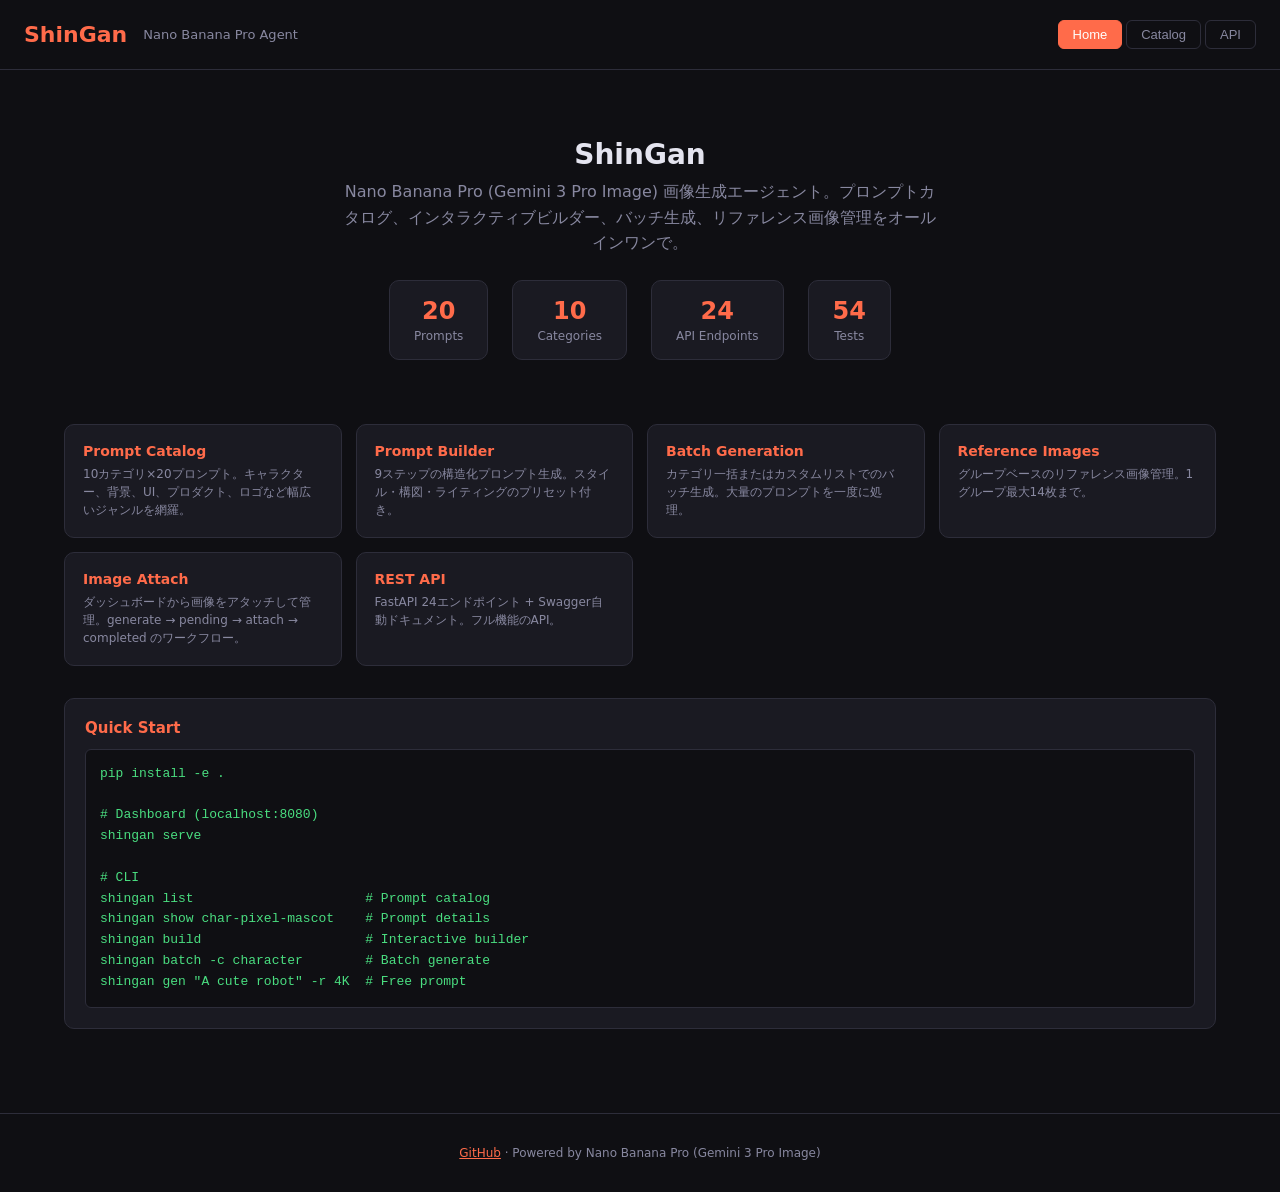
<file: docs/index.html>
<!DOCTYPE html>
<html lang="ja">
<head>
<meta charset="UTF-8">
<meta name="viewport" content="width=device-width, initial-scale=1.0">
<title>ShinGan - Nano Banana Pro Agent</title>
<style>
*{margin:0;padding:0;box-sizing:border-box}
:root{--bg:#0f0f13;--surface:#1a1a22;--surface2:#23232e;--border:#2d2d3a;--text:#e4e4ef;--dim:#8888a0;--accent:#ff6b4a;--accent2:#ff8f73;--green:#4ade80;--blue:#60a5fa;--tag:#2a2a3a}
body{font-family:'Inter',system-ui,sans-serif;background:var(--bg);color:var(--text);min-height:100vh}
header{padding:20px 24px;border-bottom:1px solid var(--border);display:flex;align-items:center;gap:16px;flex-wrap:wrap}
header h1{font-size:22px;color:var(--accent)}
header .subtitle{color:var(--dim);font-size:13px}
nav{margin-left:auto;display:flex;gap:4px}
.nav-btn{background:transparent;border:1px solid var(--border);color:var(--dim);padding:6px 14px;border-radius:6px;cursor:pointer;font-size:13px;transition:.15s}
.nav-btn:hover{border-color:var(--accent);color:var(--text)}
.nav-btn.active{background:var(--accent);color:#fff;border-color:var(--accent)}
main{padding:20px 24px;max-width:1200px;margin:0 auto}
.tab{display:none}.tab.active{display:block}

/* Hero */
.hero{text-align:center;padding:48px 0 32px}
.hero h2{font-size:28px;margin-bottom:8px}
.hero p{color:var(--dim);max-width:600px;margin:0 auto 24px;line-height:1.6}
.hero-stats{display:flex;gap:24px;justify-content:center;flex-wrap:wrap}
.stat{background:var(--surface);border:1px solid var(--border);border-radius:10px;padding:16px 24px;text-align:center}
.stat .num{font-size:24px;font-weight:700;color:var(--accent)}
.stat .label{font-size:12px;color:var(--dim);margin-top:4px}

/* Features */
.features{display:grid;grid-template-columns:repeat(auto-fill,minmax(260px,1fr));gap:14px;margin:32px 0}
.feature{background:var(--surface);border:1px solid var(--border);border-radius:10px;padding:18px}
.feature h4{color:var(--accent);font-size:14px;margin-bottom:6px}
.feature p{font-size:12px;color:var(--dim);line-height:1.5}

/* Install */
.install{background:var(--surface);border:1px solid var(--border);border-radius:10px;padding:20px;margin:24px 0}
.install h3{font-size:15px;margin-bottom:12px;color:var(--accent)}
.install pre{background:var(--bg);border:1px solid var(--border);border-radius:6px;padding:14px;font-size:13px;color:var(--green);overflow-x:auto;line-height:1.6}

/* Toolbar/Filter */
.toolbar{display:flex;gap:10px;align-items:center;margin-bottom:16px;flex-wrap:wrap}
select{background:var(--surface);border:1px solid var(--border);color:var(--text);padding:7px 12px;border-radius:6px;font-size:13px}

/* Card grid */
.card-grid{display:grid;grid-template-columns:repeat(auto-fill,minmax(300px,1fr));gap:14px}
.card{background:var(--surface);border:1px solid var(--border);border-radius:10px;padding:16px;transition:.15s}
.card:hover{border-color:var(--accent)}
.card h3{font-size:14px;color:var(--accent);margin-bottom:4px}
.card .meta{color:var(--dim);font-size:12px;margin-bottom:8px}
.card .prompt-text{font-size:12px;color:var(--dim);line-height:1.5;max-height:72px;overflow:hidden}
.card .tags{display:flex;gap:4px;margin-top:8px;flex-wrap:wrap}
.tag{background:var(--tag);padding:2px 8px;border-radius:4px;font-size:11px;color:var(--dim)}
.card .copy-btn{margin-top:10px;background:var(--surface2);border:1px solid var(--border);color:var(--text);padding:5px 12px;border-radius:6px;cursor:pointer;font-size:12px;transition:.15s}
.card .copy-btn:hover{border-color:var(--accent);color:var(--accent)}

/* API */
.api-table{width:100%;border-collapse:collapse;font-size:13px;margin-top:12px}
.api-table th{text-align:left;color:var(--dim);font-size:11px;padding:6px 10px;border-bottom:1px solid var(--border)}
.api-table td{padding:8px 10px;border-bottom:1px solid var(--border)}
.api-table .method{font-weight:700;font-family:monospace;width:60px}
.api-table .method-get{color:var(--green)}
.api-table .method-post{color:var(--blue)}
.api-table .method-delete{color:#f87171}
.api-table .path{font-family:monospace;color:var(--accent2)}

footer{text-align:center;padding:32px;color:var(--dim);font-size:12px;border-top:1px solid var(--border);margin-top:40px}
footer a{color:var(--accent)}
</style>
</head>
<body>
<header>
  <h1>ShinGan</h1>
  <span class="subtitle">Nano Banana Pro Agent</span>
  <nav>
    <button class="nav-btn active" data-tab="home">Home</button>
    <button class="nav-btn" data-tab="catalog">Catalog</button>
    <button class="nav-btn" data-tab="api">API</button>
  </nav>
</header>

<main>
  <!-- Home -->
  <section id="tab-home" class="tab active">
    <div class="hero">
      <h2>ShinGan</h2>
      <p>Nano Banana Pro (Gemini 3 Pro Image) 画像生成エージェント。プロンプトカタログ、インタラクティブビルダー、バッチ生成、リファレンス画像管理をオールインワンで。</p>
      <div class="hero-stats">
        <div class="stat"><div class="num">20</div><div class="label">Prompts</div></div>
        <div class="stat"><div class="num">10</div><div class="label">Categories</div></div>
        <div class="stat"><div class="num">24</div><div class="label">API Endpoints</div></div>
        <div class="stat"><div class="num">54</div><div class="label">Tests</div></div>
      </div>
    </div>

    <div class="features">
      <div class="feature"><h4>Prompt Catalog</h4><p>10カテゴリ×20プロンプト。キャラクター、背景、UI、プロダクト、ロゴなど幅広いジャンルを網羅。</p></div>
      <div class="feature"><h4>Prompt Builder</h4><p>9ステップの構造化プロンプト生成。スタイル・構図・ライティングのプリセット付き。</p></div>
      <div class="feature"><h4>Batch Generation</h4><p>カテゴリ一括またはカスタムリストでのバッチ生成。大量のプロンプトを一度に処理。</p></div>
      <div class="feature"><h4>Reference Images</h4><p>グループベースのリファレンス画像管理。1グループ最大14枚まで。</p></div>
      <div class="feature"><h4>Image Attach</h4><p>ダッシュボードから画像をアタッチして管理。generate → pending → attach → completed のワークフロー。</p></div>
      <div class="feature"><h4>REST API</h4><p>FastAPI 24エンドポイント + Swagger自動ドキュメント。フル機能のAPI。</p></div>
    </div>

    <div class="install">
      <h3>Quick Start</h3>
      <pre>pip install -e .

# Dashboard (localhost:8080)
shingan serve

# CLI
shingan list                      # Prompt catalog
shingan show char-pixel-mascot    # Prompt details
shingan build                     # Interactive builder
shingan batch -c character        # Batch generate
shingan gen "A cute robot" -r 4K  # Free prompt</pre>
    </div>
  </section>

  <!-- Catalog -->
  <section id="tab-catalog" class="tab">
    <div class="toolbar">
      <select id="cat-filter"><option value="">All Categories</option></select>
      <span id="cat-count"></span>
    </div>
    <div id="prompt-grid" class="card-grid"></div>
  </section>

  <!-- API -->
  <section id="tab-api" class="tab">
    <h3 style="margin-bottom:8px">API Endpoints</h3>
    <p style="font-size:13px;color:var(--dim);margin-bottom:16px"><code>shingan serve</code> → <code>http://localhost:8080</code> / Swagger: <code>/docs</code></p>
    <table class="api-table">
      <thead><tr><th>Method</th><th>Path</th><th>Description</th></tr></thead>
      <tbody id="api-body"></tbody>
    </table>
  </section>
</main>

<footer>
  <a href="https://github.com/tanqtrail-arch/ShinGan">GitHub</a> &middot; Powered by Nano Banana Pro (Gemini 3 Pro Image)
</footer>

<script>
// Tab navigation
document.querySelectorAll('.nav-btn').forEach(btn => {
  btn.addEventListener('click', () => {
    document.querySelectorAll('.nav-btn').forEach(b => b.classList.remove('active'));
    document.querySelectorAll('.tab').forEach(t => t.classList.remove('active'));
    btn.classList.add('active');
    document.getElementById('tab-' + btn.dataset.tab).classList.add('active');
  });
});

// Load catalog from static JSON
let allPrompts = [];
fetch('catalog.json')
  .then(r => r.json())
  .then(data => {
    allPrompts = data;
    renderCatalog(data);
    fillCategories(data);
  });

function renderCatalog(prompts) {
  const grid = document.getElementById('prompt-grid');
  document.getElementById('cat-count').textContent = prompts.length + ' prompts';
  grid.innerHTML = prompts.map(p => `
    <div class="card">
      <h3>${p.name_ja}</h3>
      <div class="meta">${p.category_label} | ${p.resolution} | ${p.aspect_ratio}</div>
      <div class="prompt-text">${p.prompt}</div>
      <div class="tags">
        ${p.use_thinking ? '<span class="tag">Thinking</span>' : ''}
        ${p.use_search_grounding ? '<span class="tag">Search</span>' : ''}
        <span class="tag">${p.id}</span>
      </div>
      <button class="copy-btn" onclick="copyPrompt(this, '${p.id}')">Copy Prompt</button>
    </div>
  `).join('');
}

function fillCategories(data) {
  const cats = {};
  data.forEach(p => {
    if (!cats[p.category]) cats[p.category] = {label: p.category_label, count: 0};
    cats[p.category].count++;
  });
  const sel = document.getElementById('cat-filter');
  Object.entries(cats).forEach(([id, c]) => {
    sel.innerHTML += `<option value="${id}">${c.label} (${c.count})</option>`;
  });
}

document.getElementById('cat-filter').addEventListener('change', e => {
  const v = e.target.value;
  renderCatalog(v ? allPrompts.filter(p => p.category === v) : allPrompts);
});

function copyPrompt(btn, id) {
  const p = allPrompts.find(x => x.id === id);
  if (p) {
    navigator.clipboard.writeText(p.prompt).then(() => {
      btn.textContent = 'Copied!';
      setTimeout(() => btn.textContent = 'Copy Prompt', 1500);
    });
  }
}

// API table
const endpoints = [
  ['GET', '/api/health', 'Health check'],
  ['GET', '/api/prompts', 'List all prompts'],
  ['GET', '/api/prompts/{id}', 'Get prompt by ID'],
  ['GET', '/api/categories', 'List categories'],
  ['POST', '/api/generate', 'Generate from free prompt'],
  ['POST', '/api/generate/{id}', 'Generate from catalog prompt'],
  ['POST', '/api/batch', 'Batch generate from prompt list'],
  ['POST', '/api/batch/category', 'Batch generate by category'],
  ['GET', '/api/references', 'List all reference groups'],
  ['POST', '/api/references/{group}', 'Add references to group'],
  ['DELETE', '/api/references/{group}', 'Delete reference group'],
  ['POST', '/api/attach/{result_id}', 'Attach image to result'],
  ['GET', '/api/builder/presets', 'Get builder presets'],
  ['POST', '/api/builder/compile', 'Compile structured prompt'],
  ['GET', '/api/history', 'Get generation history'],
  ['GET', '/api/history/export', 'Export history as JSON'],
  ['GET', '/api/history/{id}', 'Get single result'],
  ['POST', '/api/session', 'Create chat session'],
  ['POST', '/api/session/chat', 'Send chat message'],
  ['GET', '/api/session/state', 'Get session state'],
  ['DELETE', '/api/session', 'Close session'],
  ['GET', '/api/images/{file}', 'Serve attached image'],
];
const tbody = document.getElementById('api-body');
tbody.innerHTML = endpoints.map(([m, p, d]) =>
  `<tr><td class="method method-${m.toLowerCase()}">${m}</td><td class="path">${p}</td><td>${d}</td></tr>`
).join('');
</script>
</body>
</html>
</file>
